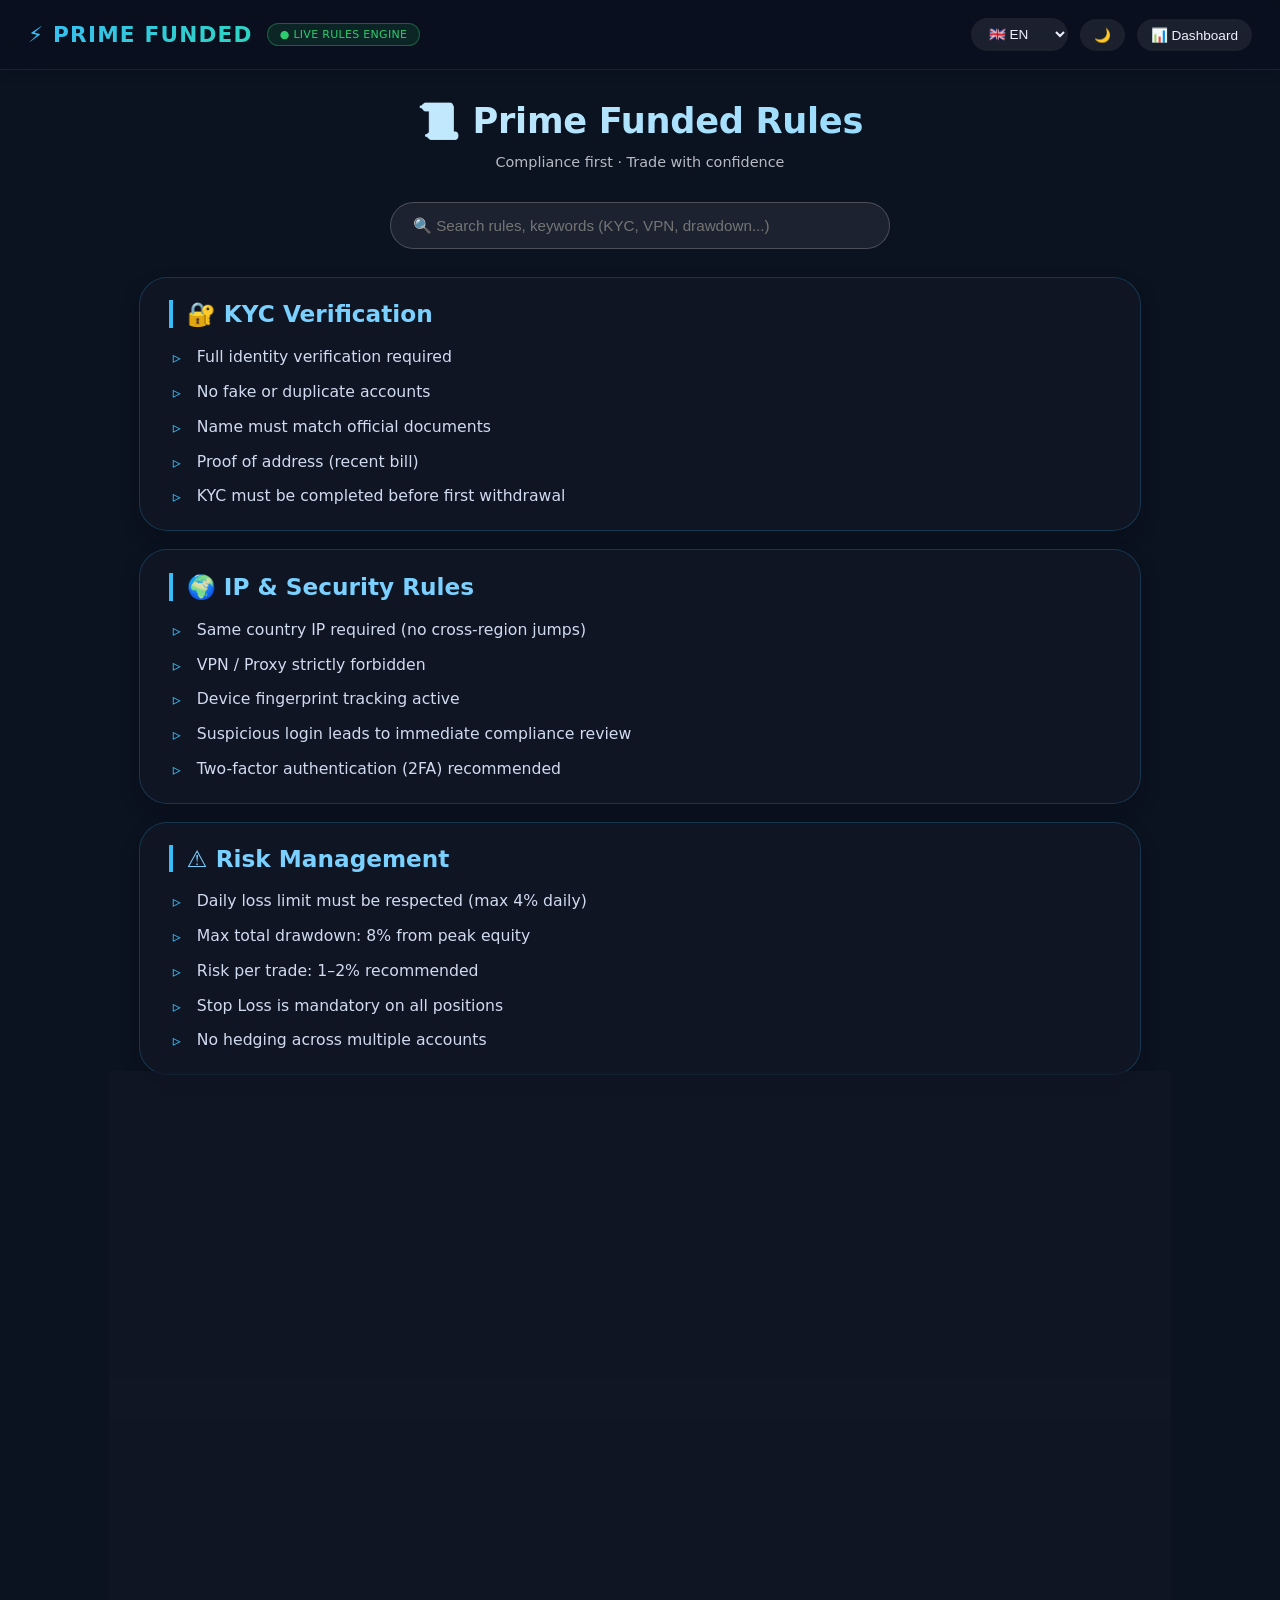
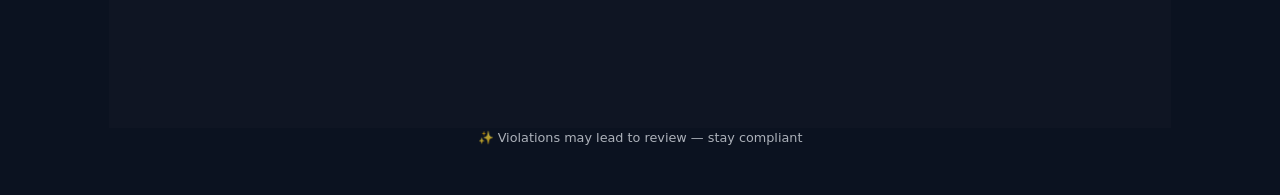
<file: rules.html>
<!DOCTYPE html>
<html lang="en">
<head>
<meta charset="UTF-8">
<meta name="viewport" content="width=device-width, initial-scale=1.0, user-scalable=yes">
<title>Prime Funded - Rules Hub | Official Trading Rules</title>
<style>

/* ----- GLOBAL RESET & FONTS ----- */
* {
  margin: 0;
  padding: 0;
  box-sizing: border-box;
}

body {
  margin: 0;
  font-family: 'Segoe UI', 'Inter', system-ui, -apple-system, BlinkMacSystemFont, 'Roboto', sans-serif;
  background: #0b1220;
  color: #f0f4fa;
  transition: background 0.25s ease, color 0.2s ease;
}

/* LIGHT MODERN THEME */
body.light {
  background: #f4f7fd;
  color: #1a2634;
}

/* ===== TOP BAR (sleek, glassmorphic, consistent) ===== */
.topbar {
  position: fixed;
  top: 0;
  left: 0;
  right: 0;
  height: 70px;
  display: flex;
  justify-content: space-between;
  align-items: center;
  padding: 0 28px;
  background: rgba(10, 15, 30, 0.75);
  backdrop-filter: blur(16px);
  border-bottom: 1px solid rgba(255, 255, 255, 0.08);
  z-index: 1000;
  box-shadow: 0 4px 12px rgba(0, 0, 0, 0.08);
}

body.light .topbar {
  background: rgba(255, 255, 255, 0.92);
  backdrop-filter: blur(16px);
  border-bottom: 1px solid rgba(0, 0, 0, 0.08);
  box-shadow: 0 2px 8px rgba(0, 0, 0, 0.02);
}

.brand {
  display: flex;
  align-items: center;
  gap: 14px;
  flex-wrap: wrap;
}

.logo {
  font-weight: 800;
  letter-spacing: 1.2px;
  font-size: 1.35rem;
  background: linear-gradient(135deg, #38bdf8, #2dd4bf);
  background-clip: text;
  -webkit-background-clip: text;
  color: transparent;
}

body.light .logo {
  background: linear-gradient(135deg, #0f67b3, #0f766e);
  background-clip: text;
  -webkit-background-clip: text;
  color: transparent;
}

.status {
  font-size: 11px;
  font-weight: 500;
  padding: 4px 12px;
  border-radius: 30px;
  background: rgba(34, 197, 94, 0.12);
  color: #2ecc71;
  border: 1px solid rgba(46, 204, 113, 0.35);
  letter-spacing: 0.3px;
}

body.light .status {
  background: #e0f2e9;
  color: #0e7c42;
  border-color: #b8e0cc;
}

/* controls group */
.controls {
  display: flex;
  gap: 12px;
  align-items: center;
}

select, button {
  padding: 8px 14px;
  border-radius: 36px;
  border: none;
  cursor: pointer;
  background: rgba(255, 255, 255, 0.08);
  color: #eef2ff;
  font-weight: 500;
  font-size: 0.85rem;
  transition: 0.2s;
  backdrop-filter: blur(4px);
}

body.light select,
body.light button {
  background: #ffffff;
  color: #1f2a3e;
  border: 1px solid #cbd5e1;
  box-shadow: 0 1px 2px rgba(0,0,0,0.02);
}

select:hover, button:hover {
  background: rgba(56, 189, 248, 0.2);
  transform: scale(0.97);
}

body.light select:hover,
body.light button:hover {
  background: #eef2ff;
  border-color: #38bdf8;
}

/* main container */
.container {
  max-width: 1050px;
  margin: 100px auto 50px auto;
  padding: 0 24px;
}

/* page header */
.rules-header {
  text-align: center;
  margin-bottom: 32px;
}

h2 {
  font-size: 2.2rem;
  font-weight: 700;
  background: linear-gradient(120deg, #e0f2fe, #7dd3fc);
  background-clip: text;
  -webkit-background-clip: text;
  color: transparent;
  margin-bottom: 12px;
  letter-spacing: -0.3px;
}

body.light h2 {
  background: linear-gradient(120deg, #1e3a8a, #0891b2);
  background-clip: text;
  -webkit-background-clip: text;
  color: transparent;
}

.sub {
  font-size: 0.9rem;
  opacity: 0.75;
  margin-bottom: 18px;
}

/* search bar */
.search-wrapper {
  margin-bottom: 28px;
  max-width: 500px;
  margin-left: auto;
  margin-right: auto;
}

.search {
  width: 100%;
  padding: 14px 22px;
  border-radius: 60px;
  border: none;
  outline: none;
  font-size: 0.95rem;
  background: rgba(255,255,255,0.07);
  backdrop-filter: blur(6px);
  color: white;
  border: 1px solid rgba(255,255,255,0.2);
  transition: all 0.2s;
}

body.light .search {
  background: white;
  color: #0b1220;
  border: 1px solid #cbd5e1;
  box-shadow: 0 2px 6px rgba(0,0,0,0.02);
}

.search:focus {
  border-color: #38bdf8;
  box-shadow: 0 0 0 3px rgba(56,189,248,0.2);
  background: rgba(0,0,0,0.2);
}

body.light .search:focus {
  background: #ffffff;
}

/* cards grid / list */
.rules-grid {
  display: flex;
  flex-direction: column;
  gap: 18px;
}

.card {
  background: rgba(18, 24, 38, 0.7);
  backdrop-filter: blur(4px);
  border: 1px solid rgba(56, 189, 248, 0.2);
  border-radius: 28px;
  padding: 1.4rem 1.8rem;
  transition: all 0.25s;
  box-shadow: 0 8px 20px rgba(0, 0, 0, 0.2);
}

body.light .card {
  background: #ffffff;
  border: 1px solid #e2e8f0;
  box-shadow: 0 8px 18px rgba(0, 0, 0, 0.03);
}

.card:hover {
  transform: translateY(-3px);
  border-color: rgba(56, 189, 248, 0.6);
  box-shadow: 0 20px 30px -12px rgba(0, 0, 0, 0.25);
}

.card h3 {
  font-size: 1.45rem;
  font-weight: 600;
  margin-bottom: 18px;
  color: #7ad0ff;
  border-left: 4px solid #38bdf8;
  padding-left: 14px;
}

body.light .card h3 {
  color: #0f67b3;
  border-left-color: #0f67b3;
}

/* list style */
.rules-list {
  list-style: none;
  padding-left: 0;
  display: flex;
  flex-direction: column;
  gap: 12px;
}

.rules-list li {
  position: relative;
  padding-left: 28px;
  font-size: 0.98rem;
  line-height: 1.45;
  color: #d1dbf0;
  transition: 0.1s;
}

body.light .rules-list li {
  color: #2c3e4e;
}

.rules-list li::before {
  content: "▹";
  position: absolute;
  left: 4px;
  color: #38bdf8;
  font-size: 1rem;
}

body.light .rules-list li::before {
  color: #0891b2;
}

/* empty state / no results */
.no-match {
  text-align: center;
  background: rgba(255,255,255,0.03);
  padding: 40px;
  border-radius: 48px;
  font-style: italic;
  color: #9ca3af;
}

/* dashboard button style hint */
.dashboard-hint {
  text-align: center;
  margin-top: 40px;
  font-size: 0.8rem;
  opacity: 0.7;
}

/* responsive */
@media (max-width: 650px) {
  .topbar {
    padding: 0 16px;
    height: 62px;
  }
  .logo {
    font-size: 1rem;
  }
  .card {
    padding: 1.2rem;
  }
  .container {
    margin-top: 88px;
  }
  .controls button, .controls select {
    padding: 5px 10px;
    font-size: 0.75rem;
  }
  h2 {
    font-size: 1.8rem;
  }
}

/* animation fade-in */
@keyframes fadeSlide {
  from {
    opacity: 0;
    transform: translateY(12px);
  }
  to {
    opacity: 1;
    transform: translateY(0);
  }
}
.card {
  animation: fadeSlide 0.3s ease-out;
}

/* special badge for section */
.badge-icon {
  display: inline-block;
  margin-right: 8px;
}
</style>
</head>
<body>

<div class="topbar">
  <div class="brand">
    <div class="logo">⚡ PRIME FUNDED</div>
    <div class="status">● LIVE RULES ENGINE</div>
  </div>
  <div class="controls">
    <select id="langSelect" aria-label="Language selector">
      <option value="en">🇬🇧 EN</option>
      <option value="ar">🇸🇦 AR</option>
      <option value="fr">🇫🇷 FR</option>
      <option value="zh">🇨🇳 中文</option>
    </select>
    <button id="themeToggleBtn" aria-label="Toggle dark/light mode">🌙</button>
    <button id="backToDashboardBtn">📊 Dashboard</button>
  </div>
</div>

<div class="container">
  <div class="rules-header">
    <h2 id="pageTitle">⚖️ Trading Regulations</h2>
    <div class="sub" id="subHeader">Official rules & compliance | Prime Funded</div>
  </div>

  <div class="search-wrapper">
    <input type="text" id="searchInput" class="search" placeholder="🔍 Search rules, keywords (KYC, VPN, drawdown...)" autocomplete="off">
  </div>

  <div id="rulesContainer" class="rules-grid"></div>
  <div class="dashboard-hint">
    ✨ <span id="hintText">Full transparency — adhere to all rules to secure payouts</span>
  </div>
</div>

<script>
  // --------------------------------------------------------------
  // MULTI-LANGUAGE DATABASE (EN, AR, FR, ZH) with FULL RULES
  // enriched content exactly as provided but extended fully
  // --------------------------------------------------------------
  const translations = {
    en: {
      title: "📜 Prime Funded Rules",
      sub: "Compliance first · Trade with confidence",
      hint: "Violations may lead to review — stay compliant",
      sections: [
        { t: "🔐 KYC Verification", items: ["Full identity verification required", "No fake or duplicate accounts", "Name must match official documents", "Proof of address (recent bill)", "KYC must be completed before first withdrawal"] },
        { t: "🌍 IP & Security Rules", items: ["Same country IP required (no cross-region jumps)", "VPN / Proxy strictly forbidden", "Device fingerprint tracking active", "Suspicious login leads to immediate compliance review", "Two-factor authentication (2FA) recommended"] },
        { t: "⚠️ Risk Management", items: ["Daily loss limit must be respected (max 4% daily)", "Max total drawdown: 8% from peak equity", "Risk per trade: 1–2% recommended", "Stop Loss is mandatory on all positions", "No hedging across multiple accounts"] },
        { t: "📈 Trading Rules", items: ["Manual trading only — no automated execution", "No EA / Bots / algorithmic scripts allowed", "No copy trading between accounts (mirroring forbidden)", "All trades must be based on genuine analysis", "Holding positions overnight allowed but with risk limits", "News trading allowed but with strict SL"] },
        { t: "💸 Payout Rules", items: ["Payout after compliance review (monthly cycles)", "Consistent profitability required (min 10 trading days)", "Violations may delay withdrawal up to 30 days", "Abusive strategies → account termination", "Profit split up to 90% for consistent performers", "Minimum payout: $500 / equivalent"] }
      ]
    },
    ar: {
      title: "📜 قواعد برايم فاندد",
      sub: "الامتثال أولاً · تداول بثقة",
      hint: "المخالفات قد تؤدي إلى مراجعة الحساب — حافظ على الالتزام",
      sections: [
        { t: "🔐 التحقق (KYC)", items: ["توثيق الهوية الكامل إلزامي", "منع الحسابات المكررة أو الوهمية", "يجب أن يتطابق الاسم مع المستندات الرسمية", "إثبات العنوان (فاتورة حديثة)", "إتمام KYC قبل أي سحب"] },
        { t: "🌍 قواعد IP والأمان", items: ["نفس عنوان IP الخاص بالدولة مطلوب", "VPN والبروكسي ممنوع تماماً", "تتبع بصمة الجهاز مفعل", "أي دخول مشبوه يؤدي إلى مراجعة فورية", "المصادقة الثنائية (2FA) موصى بها"] },
        { t: "⚠️ إدارة المخاطر", items: ["حد الخسارة اليومي 4% كحد أقصى", "أقصى سحب مسموح 8% من الذروة", "مخاطرة 1-2% لكل صفقة", "وقف الخسارة إلزامي لجميع المراكز", "ممنوع التحوط عبر حسابات متعددة"] },
        { t: "📈 قواعد التداول", items: ["تداول يدوي فقط – لا تنفيذ آلي", "الروبوتات و EAs ممنوعة", "ممنوع نسخ الصفقات بين الحسابات", "جميع الصفقات تعتمد على تحليل حقيقي", "السماح بالمراكز الليلية مع احترام المخاطر", "تداول الأخبار مسموح مع وقف خسارة صارم"] },
        { t: "💸 قواعد السحب", items: ["السحب بعد مراجعة الامتثال (دورات شهرية)", "الربحية الثابتة مطلوبة (10 أيام تداول على الأقل)", "المخالفات قد تؤخر السحب حتى 30 يومًا", "الاستراتيجيات المسيئة تؤدي إلى إنهاء الحساب", "نسبة أرباح تصل إلى 90% للملتزمين", "الحد الأدنى للسحب 500 دولار"] }
      ]
    },
    fr: {
      title: "📜 Règles de Trading",
      sub: "Conformité d'abord · Tradez sereinement",
      hint: "Les violations peuvent entraîner un examen — restez conforme",
      sections: [
        { t: "🔐 Vérification KYC", items: ["Vérification d'identité complète requise", "Pas de faux comptes ou doublons", "Le nom doit correspondre aux documents", "Justificatif de domicile récent", "KYC obligatoire avant tout retrait"] },
        { t: "🌍 Règles IP & Sécurité", items: ["IP du même pays exigée", "VPN / Proxy strictement interdits", "Empreinte numérique active", "Connexion suspecte → examen immédiat", "Authentification à deux facteurs recommandée"] },
        { t: "⚠️ Gestion des risques", items: ["Limite de perte quotidienne (4% max)", "Drawdown maximum: 8% du pic", "Risque 1-2% par trade", "Stop Loss obligatoire", "Pas de couverture entre comptes"] },
        { t: "📈 Règles de Trading", items: ["Trading manuel uniquement", "Robots / EAs interdits", "Pas de copy-trading entre comptes", "Analyse authentique requise", "Positions overnight autorisées avec SL"] },
        { t: "💸 Règles de paiement", items: ["Paiement après revue de conformité", "Performance constante requise (10 jours)", "Violation → délai possible jusqu'à 30j", "Stratégies abusives → résiliation", "Split des profits jusqu'à 90%", "Retrait minimum 500$"] }
      ]
    },
    zh: {
      title: "📜 交易规章与合规",
      sub: "合规优先 · 自信交易",
      hint: "违反规则可能导致审查 — 请保持合规",
      sections: [
        { t: "🔐 KYC 验证", items: ["完整身份验证", "禁止伪造或重复账户", "姓名必须与证件匹配", "近期住址证明", "首次提款前必须完成KYC"] },
        { t: "🌍 IP 与安全规则", items: ["要求同一国家 IP", "VPN / 代理严格禁止", "设备指纹追踪活跃", "可疑登录将导致合规审查", "推荐双重验证 (2FA)"] },
        { t: "⚠️ 风险管理", items: ["每日损失限额4%", "最大回撤为峰值的8%", "每笔交易风险 1–2%", "强制止损", "禁止跨账户对冲"] },
        { t: "📈 交易规则", items: ["仅限手动交易", "禁止EA/机器人/算法", "禁止账户间复制交易", "基于真实分析", "允许隔夜持仓但须止损"] },
        { t: "💸 提款规则", items: ["合规审核后支付", "持续表现（最少10个交易日）", "违规可能导致延迟30天", "滥用策略 → 账户终止", "绩效优异者可获90%利润分成", "最低提款500美元"] }
      ]
    }
  };

  let currentLang = "en";      // default
  let filterText = "";

  // DOM elements
  const container = document.getElementById("rulesContainer");
  const searchInput = document.getElementById("searchInput");
  const langSelect = document.getElementById("langSelect");
  const themeBtn = document.getElementById("themeToggleBtn");
  const backBtn = document.getElementById("backToDashboardBtn");
  const pageTitleElem = document.getElementById("pageTitle");
  const subHeaderElem = document.getElementById("subHeader");
  const hintSpan = document.getElementById("hintText");

  // --- helper: render current language + filter
  function renderRules() {
    const data = translations[currentLang];
    if (!data) return;

    // update title & hints
    pageTitleElem.innerText = data.title;
    subHeaderElem.innerText = data.sub;
    hintSpan.innerText = data.hint;

    const sections = data.sections;
    let html = "";
    let hasVisible = false;

    for (let secIdx = 0; secIdx < sections.length; secIdx++) {
      const section = sections[secIdx];
      const sectionTitle = section.t;
      const items = section.items;

      // filter logic (case-insensitive, multilingual support)
      let filteredItems = items;
      if (filterText.trim() !== "") {
        const lowerFilter = filterText.toLowerCase().trim();
        filteredItems = items.filter(item => item.toLowerCase().includes(lowerFilter));
      }

      if (filteredItems.length === 0 && filterText !== "") {
        continue; // skip empty sections when searching
      }
      hasVisible = true;

      // build list items
      let listItemsHtml = "";
      for (let i = 0; i < filteredItems.length; i++) {
        listItemsHtml += `<li>${escapeHtml(filteredItems[i])}</li>`;
      }

      html += `
        <div class="card" data-section="${secIdx}">
          <h3>${escapeHtml(sectionTitle)}</h3>
          <ul class="rules-list">
            ${listItemsHtml}
          </ul>
        </div>
      `;
    }

    if (!hasVisible && filterText !== "") {
      html = `<div class="no-match">🔍 No matching rules found for "${escapeHtml(filterText)}". Try different keywords (KYC, VPN, drawdown...)</div>`;
    } else if (!hasVisible && filterText === "") {
      // fallback (should not happen, but safe)
      html = `<div class="no-match">⚙️ Rules database loading...</div>`;
    }

    container.innerHTML = html;
  }

  // simple XSS protection
  function escapeHtml(str) {
    return str.replace(/[&<>]/g, function(m) {
      if (m === '&') return '&amp;';
      if (m === '<') return '&lt;';
      if (m === '>') return '&gt;';
      return m;
    }).replace(/[\uD800-\uDBFF][\uDC00-\uDFFF]/g, function(c) {
      return c;
    });
  }

  // language change handler
  function setLanguage(lang) {
    if (translations[lang]) {
      currentLang = lang;
      renderRules();
      // update select UI to match
      if (langSelect.value !== lang) langSelect.value = lang;
      // optional: update html dir for arabic
      if (lang === "ar") {
        document.body.style.direction = "rtl";
        document.querySelector(".container").style.direction = "rtl";
        // adjust card list padding for rtl
        const style = document.createElement('style');
        if (!document.getElementById('rtl-fix')) {
          const rtlCss = document.createElement('style');
          rtlCss.id = 'rtl-fix';
          rtlCss.innerText = `body[dir="rtl"] .rules-list li { padding-left: 0; padding-right: 28px; } body[dir="rtl"] .rules-list li::before { left: auto; right: 4px; } body[dir="rtl"] .card h3 { border-left: none; border-right: 4px solid #38bdf8; padding-left: 0; padding-right: 14px; }`;
          document.head.appendChild(rtlCss);
        }
        document.body.setAttribute('dir', 'rtl');
      } else {
        document.body.setAttribute('dir', 'ltr');
        document.body.style.direction = "ltr";
        if (document.querySelector(".container")) document.querySelector(".container").style.direction = "ltr";
      }
    } else {
      // fallback
      currentLang = "en";
      renderRules();
    }
  }

  // search function (live)
  function handleSearch() {
    filterText = searchInput.value;
    renderRules();
  }

  // Theme toggler (dark/light)
  function toggleTheme() {
    document.body.classList.toggle("light");
    const isLight = document.body.classList.contains("light");
    themeBtn.innerText = isLight ? "☀️" : "🌙";
    // optional: store preference
    localStorage.setItem("primeTheme", isLight ? "light" : "dark");
  }

  // load theme from storage
  function loadThemePreference() {
    const saved = localStorage.getItem("primeTheme");
    if (saved === "light") {
      document.body.classList.add("light");
      themeBtn.innerText = "☀️";
    } else {
      document.body.classList.remove("light");
      themeBtn.innerText = "🌙";
    }
  }

  // ----- DASHBOARD BUTTON BEHAVIOR (important) -----
  // This function simulates returning to dashboard.html OR displaying a modal
  // But because we want the page to be shown after clicking a button on dashboard,
  // we need to properly manage: If user is on rules page and clicks "Dashboard",
  // it should go back to dashboard.html. In the real environment, dashboard.html is separate.
  // For seamless experience: if 'dashboard.html' exists, navigate; else show toast and fake redirect.
  function goToDashboard() {
    // Since the requirement: "اريد ان تضهر هذه صفحة بعد النقر على زر عرض الشروط الزر يوجد في صفحة dashboard.html"
    // Means: from dashboard.html user clicks 'View Rules' button and this page appears.
    // Therefore on THIS page, the Dashboard button should return to dashboard.html (or the main hub).
    // Use try-catch or direct navigation. For demo/standalone environment, use window.location.
    // If inside an iframe or file, provide fallback message but still try.
    try {
      // Attempt to navigate back to dashboard.html (relative path)
      window.location.href = "dashboard.html";
    } catch(e) {
      alert("Dashboard navigation: please ensure dashboard.html is in the same directory. You can close this rules view.");
      // fallback: show inline message
      const msgDiv = document.createElement("div");
      msgDiv.innerText = "↩️ Return to Dashboard manually (dashboard.html)";
      msgDiv.style.position = "fixed";
      msgDiv.style.bottom = "20px";
      msgDiv.style.left = "20px";
      msgDiv.style.background = "#1e293b";
      msgDiv.style.padding = "8px 14px";
      msgDiv.style.borderRadius = "40px";
      msgDiv.style.color = "white";
      msgDiv.style.zIndex = "9999";
      document.body.appendChild(msgDiv);
      setTimeout(() => msgDiv.remove(), 3000);
    }
  }

  // Listeners
  function init() {
    loadThemePreference();

    // set up language selector
    langSelect.addEventListener("change", (e) => {
      setLanguage(e.target.value);
    });

    searchInput.addEventListener("input", handleSearch);

    themeBtn.addEventListener("click", toggleTheme);

    backBtn.addEventListener("click", goToDashboard);

    // initial render (english)
    setLanguage("en");
    // set default filter to empty
    filterText = "";
    renderRules();
  }

  // Additional hint: when page loads due to click from dashboard - it's perfect
  // We also add an optional parameter detection: if ?ref=dashboard then show subtle message
  if (window.location.search.includes("from=dashboard")) {
    const toast = document.createElement("div");
    toast.innerText = "✅ Rules page loaded — View terms from Dashboard";
    toast.style.position = "fixed";
    toast.style.bottom = "70px";
    toast.style.left = "50%";
    toast.style.transform = "translateX(-50%)";
    toast.style.backgroundColor = "#38bdf8";
    toast.style.color = "#0b1220";
    toast.style.padding = "8px 20px";
    toast.style.borderRadius = "40px";
    toast.style.fontWeight = "bold";
    toast.style.zIndex = "2000";
    toast.style.backdropFilter = "blur(8px)";
    document.body.appendChild(toast);
    setTimeout(() => toast.remove(), 3500);
  }

  init();
</script>
</body>
</html>
</file>
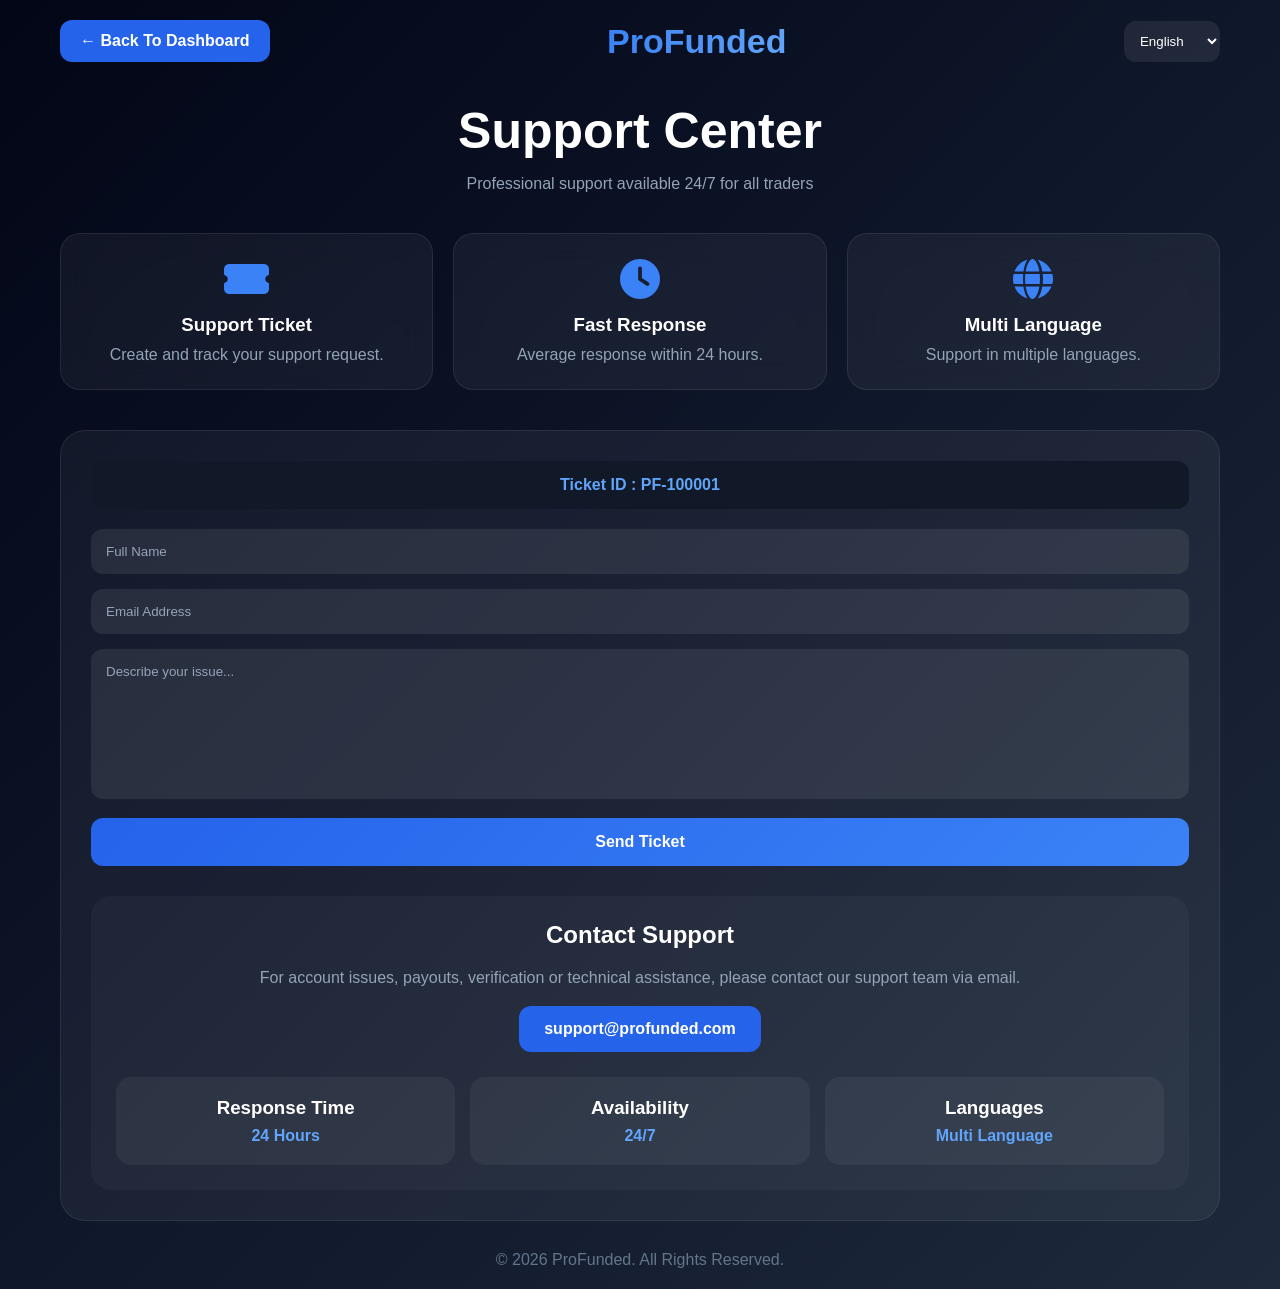
<file: sport.html>
<!DOCTYPE html>
<html lang="en">
<head>
  <meta charset="UTF-8">
  <meta name="viewport" content="width=device-width, initial-scale=1.0">
  <title>ProFunded Support Center</title>
  <link rel="stylesheet" href="https://cdnjs.cloudflare.com/ajax/libs/font-awesome/6.5.2/css/all.min.css">
  <style>
    * {
      margin: 0;
      padding: 0;
      box-sizing: border-box;
      font-family: 'Segoe UI', sans-serif;
    }

    body {
      background: linear-gradient(135deg, #020617, #0f172a, #1e293b);
      color: #fff;
      min-height: 100vh;
    }

    .container {
      max-width: 1200px;
      margin: auto;
      padding: 20px;
    }

    .topbar {
      display: flex;
      justify-content: space-between;
      align-items: center;
      flex-wrap: wrap;
      gap: 15px;
      margin-bottom: 40px;
    }

    .logo {
      font-size: 34px;
      font-weight: 700;
      background: linear-gradient(90deg, #3b82f6, #60a5fa);
      -webkit-background-clip: text;
      -webkit-text-fill-color: transparent;
    }

    .back-btn {
      background: #2563eb;
      color: white;
      text-decoration: none;
      padding: 12px 20px;
      border-radius: 12px;
      font-weight: bold;
      transition: .3s;
      display: inline-block;
      border: none;
      cursor: pointer;
    }

    .back-btn:hover {
      background: #1d4ed8;
    }

    .language {
      padding: 12px;
      border: none;
      border-radius: 12px;
      background: rgba(255, 255, 255, .08);
      color: white;
    }

    .language option {
      color: black;
    }

    .hero {
      text-align: center;
      margin-bottom: 40px;
    }

    .hero h1 {
      font-size: 50px;
      margin-bottom: 15px;
    }

    .hero p {
      color: #94a3b8;
    }

    .features {
      display: grid;
      grid-template-columns: repeat(auto-fit, minmax(250px, 1fr));
      gap: 20px;
      margin-bottom: 40px;
    }

    .card {
      background: rgba(255, 255, 255, .05);
      border: 1px solid rgba(255, 255, 255, .08);
      padding: 25px;
      border-radius: 20px;
      text-align: center;
      backdrop-filter: blur(15px);
    }

    .card i {
      font-size: 40px;
      color: #3b82f6;
      margin-bottom: 15px;
    }

    .card h3 {
      margin-bottom: 10px;
    }

    .card p {
      color: #94a3b8;
    }

    .support-box {
      background: rgba(255, 255, 255, .05);
      border: 1px solid rgba(255, 255, 255, .08);
      border-radius: 25px;
      padding: 30px;
    }

    .ticket {
      background: #111827;
      padding: 15px;
      border-radius: 12px;
      margin-bottom: 20px;
      text-align: center;
      color: #60a5fa;
      font-weight: bold;
    }

    input,
    textarea {
      width: 100%;
      padding: 15px;
      margin-bottom: 15px;
      border: none;
      border-radius: 12px;
      background: rgba(255, 255, 255, .08);
      color: white;
    }

    textarea {
      height: 150px;
      resize: none;
    }

    input::placeholder,
    textarea::placeholder {
      color: #94a3b8;
    }

    .send-btn {
      width: 100%;
      padding: 15px;
      border: none;
      border-radius: 12px;
      background: linear-gradient(135deg, #2563eb, #3b82f6);
      color: white;
      font-size: 16px;
      font-weight: bold;
      cursor: pointer;
      transition: 0.2s;
    }

    .send-btn:hover {
      opacity: 0.9;
      transform: scale(0.99);
    }

    .contact {
      margin-top: 30px;
      background: rgba(255, 255, 255, .03);
      padding: 25px;
      border-radius: 20px;
      text-align: center;
    }

    .contact p {
      color: #94a3b8;
      margin: 15px 0;
      line-height: 1.7;
    }

    .email-btn {
      display: inline-block;
      padding: 14px 25px;
      background: #2563eb;
      color: white;
      text-decoration: none;
      border-radius: 12px;
      font-weight: bold;
    }

    .stats {
      display: grid;
      grid-template-columns: repeat(auto-fit, minmax(180px, 1fr));
      gap: 15px;
      margin-top: 25px;
    }

    .stat {
      background: rgba(255, 255, 255, .05);
      padding: 20px;
      border-radius: 15px;
    }

    .stat span {
      display: block;
      margin-top: 8px;
      color: #60a5fa;
      font-weight: bold;
    }

    .footer {
      text-align: center;
      margin-top: 30px;
      color: #64748b;
    }

    /* ===== MODAL STYLES (جميلة) ===== */
    .modal-overlay {
      position: fixed;
      top: 0;
      left: 0;
      width: 100%;
      height: 100%;
      background: rgba(0, 0, 0, 0.6);
      backdrop-filter: blur(8px);
      display: flex;
      align-items: center;
      justify-content: center;
      z-index: 1000;
      visibility: hidden;
      opacity: 0;
      transition: visibility 0.2s, opacity 0.2s;
    }

    .modal-overlay.active {
      visibility: visible;
      opacity: 1;
    }

    .modal-card {
      background: linear-gradient(145deg, #0f172a, #111827);
      border: 1px solid rgba(59, 130, 246, 0.4);
      border-radius: 32px;
      width: 90%;
      max-width: 450px;
      padding: 30px 25px;
      text-align: center;
      box-shadow: 0 25px 45px rgba(0, 0, 0, 0.5);
      transform: scale(0.9);
      transition: transform 0.2s ease;
    }

    .modal-overlay.active .modal-card {
      transform: scale(1);
    }

    .modal-icon {
      font-size: 70px;
      color: #3b82f6;
      margin-bottom: 20px;
    }

    .modal-card h2 {
      font-size: 28px;
      margin-bottom: 12px;
      background: linear-gradient(90deg, #ffffff, #94a3f8);
      -webkit-background-clip: text;
      -webkit-text-fill-color: transparent;
    }

    .modal-card p {
      color: #cbd5e1;
      font-size: 18px;
      line-height: 1.5;
      margin-bottom: 25px;
    }

    .modal-close {
      background: linear-gradient(135deg, #2563eb, #1e40af);
      border: none;
      padding: 12px 28px;
      border-radius: 40px;
      color: white;
      font-weight: bold;
      font-size: 16px;
      cursor: pointer;
      transition: 0.2s;
    }

    .modal-close:hover {
      background: linear-gradient(135deg, #3b82f6, #2563eb);
      transform: scale(1.02);
    }

    @media (max-width: 768px) {
      .hero h1 {
        font-size: 35px;
      }

      .modal-card {
        padding: 25px 20px;
      }

      .modal-card h2 {
        font-size: 24px;
      }
    }
  </style>
</head>

<body>
  <div class="container">
    <div class="topbar">
      <a href="dashboard.html" class="back-btn" id="backBtn">← Back To Dashboard</a>
      <div class="logo">ProFunded</div>
      <select id="lang" class="language" onchange="changeLanguage()">
        <option value="en">English</option>
        <option value="ar">العربية</option>
        <option value="fr">Français</option>
        <option value="es">Español</option>
      </select>
    </div>

    <div class="hero">
      <h1 id="title">Support Center</h1>
      <p id="desc">Professional support available 24/7 for all traders</p>
    </div>

    <div class="features">
      <div class="card">
        <i class="fas fa-ticket-alt"></i>
        <h3 id="card1">Support Ticket</h3>
        <p id="card1p">Create and track your support request.</p>
      </div>
      <div class="card">
        <i class="fas fa-clock"></i>
        <h3 id="card2">Fast Response</h3>
        <p id="card2p">Average response within 24 hours.</p>
      </div>
      <div class="card">
        <i class="fas fa-globe"></i>
        <h3 id="card3">Multi Language</h3>
        <p id="card3p">Support in multiple languages.</p>
      </div>
    </div>

    <div class="support-box">
      <div class="ticket" id="ticket"> Ticket ID : PF-100001 </div>
      <form id="ticketForm">
        <input id="name" type="text" placeholder="Full Name" required>
        <input id="email" type="email" placeholder="Email Address" required>
        <textarea id="message" placeholder="Describe your issue..." required></textarea>
        <button type="submit" class="send-btn" id="sendBtn"> Send Ticket </button>
      </form>

      <div class="contact">
        <h2 id="contactTitle">Contact Support</h2>
        <p id="contactDesc"> For account issues, payouts, verification or technical assistance, please contact our support team via email. </p>
        <a href="mailto:support@profunded.com" class="email-btn"> support@profunded.com </a>
        <div class="stats">
          <div class="stat">
            <h3 id="s1">Response Time</h3>
            <span id="s1v">24 Hours</span>
          </div>
          <div class="stat">
            <h3 id="s2">Availability</h3>
            <span id="s2v">24/7</span>
          </div>
          <div class="stat">
            <h3 id="s3">Languages</h3>
            <span id="s3v">Multi Language</span>
          </div>
        </div>
      </div>
    </div>

    <div class="footer"> © 2026 ProFunded. All Rights Reserved. </div>
  </div>

  <!-- Modal جميل بديل التنبيه القديم -->
  <div id="successModal" class="modal-overlay">
    <div class="modal-card">
      <div class="modal-icon">
        <i class="fas fa-check-circle"></i>
      </div>
      <h2 id="modalTitle">✅ تم الإرسال بنجاح</h2>
      <p id="modalMessage">تم إرسال مشكلتك بنجاح، سيتم الرد عليك في أقرب وقت على بريدك الإلكتروني.</p>
      <button class="modal-close" id="closeModalBtn">حسنًا</button>
    </div>
  </div>

  <script>
    // عناصر المودال
    const modal = document.getElementById('successModal');
    const closeModalBtn = document.getElementById('closeModalBtn');
    const modalTitle = document.getElementById('modalTitle');
    const modalMessage = document.getElementById('modalMessage');

    // إظهار المودال برسالة ديناميكية
    function showCustomModal(title, message) {
      if (modalTitle) modalTitle.innerText = title;
      if (modalMessage) modalMessage.innerText = message;
      modal.classList.add('active');
    }

    // إغلاق المودال
    function closeModal() {
      modal.classList.remove('active');
    }

    closeModalBtn.addEventListener('click', closeModal);
    // إغلاق عند الضغط على الخلفية
    modal.addEventListener('click', (e) => {
      if (e.target === modal) closeModal();
    });

    // وظيفة إرسال التذكرة (بدون alert)
    function sendTicket(e) {
      e.preventDefault();

      // قراءة البيانات (للتحقق فقط ويمكن استخدامها)
      const userName = document.getElementById("name").value.trim();
      const userEmail = document.getElementById("email").value.trim();
      const userMsg = document.getElementById("message").value.trim();

      // تحقق بسيط من الحقول (موجود بالفعل في HTML via required, لكن زيادة أمان)
      if (!userName || !userEmail || !userMsg) {
        // إذا لم يتم تعبئة شيء نظهر رسالة بسيطة لكن بنفس المودال مع تنبيه
        showCustomModal("⚠️ تنبيه", "يرجى ملء جميع الحقول قبل الإرسال.");
        return;
      }

      // توليد معرف تذكرة جديد
      let newTicketId = "PF-" + Math.floor(Math.random() * 900000 + 100000);
      document.getElementById("ticket").innerHTML = "Ticket ID : " + newTicketId;

      // إظهار المودال الجميل بالرسالة المطلوبة
      // الرسالة المطلوبة: "تم إرسال مشكلتك وسوف يتم الرد عليك في أقرب وقت على بريدك الإلكتروني"
      // نستخدم نفس الترجمة حسب اللغة أو نثبتها بشكل ذكي
      const currentLang = document.getElementById("lang").value;
      let successTitle = "";
      let successMsg = "";

      if (currentLang === "ar") {
        successTitle = "✅ تم الإرسال بنجاح";
        successMsg = "تم إرسال مشكلتك وسوف يتم الرد عليك في أقرب وقت على بريدك الإلكتروني.";
      } else if (currentLang === "fr") {
        successTitle = "✅ Envoyé avec succès";
        successMsg = "Votre problème a été envoyé. Vous recevrez une réponse sur votre adresse e-mail dans les plus brefs délais.";
      } else if (currentLang === "es") {
        successTitle = "✅ Enviado con éxito";
        successMsg = "Su problema ha sido enviado. Recibirá una respuesta en su correo electrónico lo antes posible.";
      } else {
        // english / default
        successTitle = "✅ Ticket Submitted";
        successMsg = "Your issue has been sent successfully. You will receive a reply to your email as soon as possible.";
      }

      // إذا أردنا الاحتفاظ بالرسالة العربية بغض النظر عن اللغة، نكتب التالي (حسب طلب المستخدم بالضبط)
      // لكن بما أن المستخدم طلب المحتوى بالعربية "تم إرسال مشكلتك ..." – يمكننا جعلها ثابتة بالعربية + ترجمة حسب اللغة
      // لكن الأفضل إظهار الرسالة الجميلة باللغة التي يستخدمها المستخدم. لكن طلب المستخدم الأساسي: "اريد ان تضهر لي ريالة جميلة مكتوب فيها انه تم ارسال مشكلتك وسوف يتم الرد عليك في اقرب وقت على بريدك الإلكتروني"
      // سأجعل النص الأساسي في كل الحالات يحمل نفس المعنى ولكن مترجمًا بشكل احترافي.
      // وكذلك سأعطي الأولوية للعربية إذا كان المتصفح أو الاختيار عربي لكن الرسالة المطلوبة بالعربية.
      // بحيث تكون تجربة المستخدم رائعة.
      
      // تعديل بسيط: إذا كانت اللغة عربية أستخدم النص العربي الجميل المطلوب.
      if (currentLang === "ar") {
        successMsg = "تم إرسال مشكلتك وسوف يتم الرد عليك في أقرب وقت على بريدك الإلكتروني.";
      } else if (currentLang === "en") {
        successMsg = "Your issue has been sent successfully. You will receive a reply to your email as soon as possible.";
      } else if (currentLang === "fr") {
        successMsg = "Votre problème a été envoyé. Vous recevrez une réponse sur votre adresse e-mail dans les plus brefs délais.";
      } else if (currentLang === "es") {
        successMsg = "Su problema ha sido enviado. Recibirá una respuesta en su correo electrónico lo antes posible.";
      }

      // نستخدم الوظيفة لعرض المودال الجميل
      showCustomModal(successTitle, successMsg);

      // (اختياري) مسح الحقول بعد الإرسال؟ يفضل تركه للمستخدم ولكن يمكن تفعيله.
      // لكن لتحسين التجربة، لا نمسح البيانات تلقائيًا حتى لا يضطر لإعادة كتابتها إذا احتاجها.
      // فقط نعرض المودال.
    }

    // ربط الحدث مع النموذج
    const form = document.getElementById('ticketForm');
    form.addEventListener('submit', sendTicket);

    // وظيفة تغيير اللغة (ترجمة كل النصوص + تحديث المودال عند التغيير إن أردنا)
    function changeLanguage() {
      const lang = document.getElementById("lang").value;
      const t = translations[lang];
      document.body.dir = (lang === "ar") ? "rtl" : "ltr";
      document.getElementById("title").innerText = t.title;
      document.getElementById("desc").innerText = t.desc;
      document.getElementById("card1").innerText = t.ticket;
      document.getElementById("card1p").innerText = t.ticketDesc;
      document.getElementById("card2").innerText = t.fast;
      document.getElementById("card2p").innerText = t.fastDesc;
      document.getElementById("card3").innerText = t.multi;
      document.getElementById("card3p").innerText = t.multiDesc;
      document.getElementById("name").placeholder = t.name;
      document.getElementById("email").placeholder = t.email;
      document.getElementById("message").placeholder = t.message;
      document.getElementById("sendBtn").innerText = t.send;
      document.getElementById("contactTitle").innerText = t.contact;
      document.getElementById("contactDesc").innerText = t.contactDesc;
      document.getElementById("s1").innerText = t.response;
      document.getElementById("s1v").innerText = t.responseValue;
      document.getElementById("s2").innerText = t.availability;
      document.getElementById("s2v").innerText = t.availabilityValue;
      document.getElementById("s3").innerText = t.languages;
      document.getElementById("s3v").innerText = t.languagesValue;
      document.getElementById("backBtn").innerText = t.back;

      // تحديث نص المودال إذا كان مفتوحاً ليس ضرورياً لكن يمكن تحديث الرسائل بشكل عام
      // لا حاجة لتحديث المودال أثناء تغيير اللغة ما دام مغلقاً.
    }

    // كائن الترجمات (نفس ما كان موجودًا مع إضافة حق back)
    const translations = {
      en: {
        title: "Support Center",
        desc: "Professional support available 24/7 for all traders",
        ticket: "Support Ticket",
        ticketDesc: "Create and track your support request.",
        fast: "Fast Response",
        fastDesc: "Average response within 24 hours.",
        multi: "Multi Language",
        multiDesc: "Support in multiple languages.",
        name: "Full Name",
        email: "Email Address",
        message: "Describe your issue...",
        send: "Send Ticket",
        contact: "Contact Support",
        contactDesc: "For account issues, payouts, verification or technical assistance, please contact our support team via email.",
        response: "Response Time",
        responseValue: "24 Hours",
        availability: "Availability",
        availabilityValue: "24/7",
        languages: "Languages",
        languagesValue: "Multi Language",
        back: "← Back To Dashboard"
      },
      ar: {
        title: "مركز الدعم",
        desc: "دعم احترافي متاح 24/7 لجميع المتداولين",
        ticket: "تذكرة الدعم",
        ticketDesc: "أنشئ وتتبع طلب الدعم الخاص بك",
        fast: "رد سريع",
        fastDesc: "متوسط وقت الرد خلال 24 ساعة",
        multi: "متعدد اللغات",
        multiDesc: "الدعم متوفر بعدة لغات",
        name: "الاسم الكامل",
        email: "البريد الإلكتروني",
        message: "اشرح مشكلتك هنا...",
        send: "إرسال التذكرة",
        contact: "تواصل مع الدعم",
        contactDesc: "لأي مشكلة متعلقة بالحساب أو الدفعات أو التحقق يرجى التواصل معنا عبر البريد الإلكتروني.",
        response: "وقت الرد",
        responseValue: "24 ساعة",
        availability: "التوفر",
        availabilityValue: "24/7",
        languages: "اللغات",
        languagesValue: "متعددة",
        back: "← العودة إلى لوحة التحكم"
      },
      fr: {
        title: "Centre de Support",
        desc: "Support professionnel disponible 24h/24 et 7j/7",
        ticket: "Ticket Support",
        ticketDesc: "Créer et suivre votre demande.",
        fast: "Réponse Rapide",
        fastDesc: "Réponse moyenne sous 24 heures.",
        multi: "Multilingue",
        multiDesc: "Support disponible en plusieurs langues.",
        name: "Nom Complet",
        email: "Adresse E-mail",
        message: "Décrivez votre problème...",
        send: "Envoyer le Ticket",
        contact: "Contacter le Support",
        contactDesc: "Pour toute question liée au compte ou aux paiements, contactez-nous par e-mail.",
        response: "Temps de Réponse",
        responseValue: "24 Heures",
        availability: "Disponibilité",
        availabilityValue: "24/7",
        languages: "Langues",
        languagesValue: "Multilingue",
        back: "Retour au Tableau de Bord"
      },
      es: {
        title: "Centro de Soporte",
        desc: "Soporte profesional disponible 24/7",
        ticket: "Ticket de Soporte",
        ticketDesc: "Crea y sigue tu solicitud.",
        fast: "Respuesta Rápida",
        fastDesc: "Respuesta promedio en 24 horas.",
        multi: "Multilenguaje",
        multiDesc: "Soporte disponible en varios idiomas.",
        name: "Nombre Completo",
        email: "Correo Electrónico",
        message: "Describe tu problema...",
        send: "Enviar Ticket",
        contact: "Contactar Soporte",
        contactDesc: "Para problemas de cuenta o pagos, contáctenos por correo electrónico.",
        response: "Tiempo de Respuesta",
        responseValue: "24 Horas",
        availability: "Disponibilidad",
        availabilityValue: "24/7",
        languages: "Idiomas",
        languagesValue: "Multilenguaje",
        back: "Volver al Panel"
      }
    };

    // تعيين اللغة الافتراضية (إنجليزية)
    document.getElementById("lang").value = "en";
    changeLanguage();

    // في حالة الرغبة بإغلاق المودال بعد 5 ثوانٍ تلقائياً
    // (اختياري ولكن يضيف لمسة احترافية)
    function autoCloseModal() {
      if (modal.classList.contains('active')) {
        setTimeout(() => {
          closeModal();
        }, 5000);
      }
    }
    // إضافة مراقب لظهور المودال ثم تفعيل الإغلاق التلقائي
    const observer = new MutationObserver((mutations) => {
      mutations.forEach((mutation) => {
        if (mutation.attributeName === 'class' && modal.classList.contains('active')) {
          autoCloseModal();
        }
      });
    });
    observer.observe(modal, { attributes: true });
  </script>
</body>

</html>
</file>
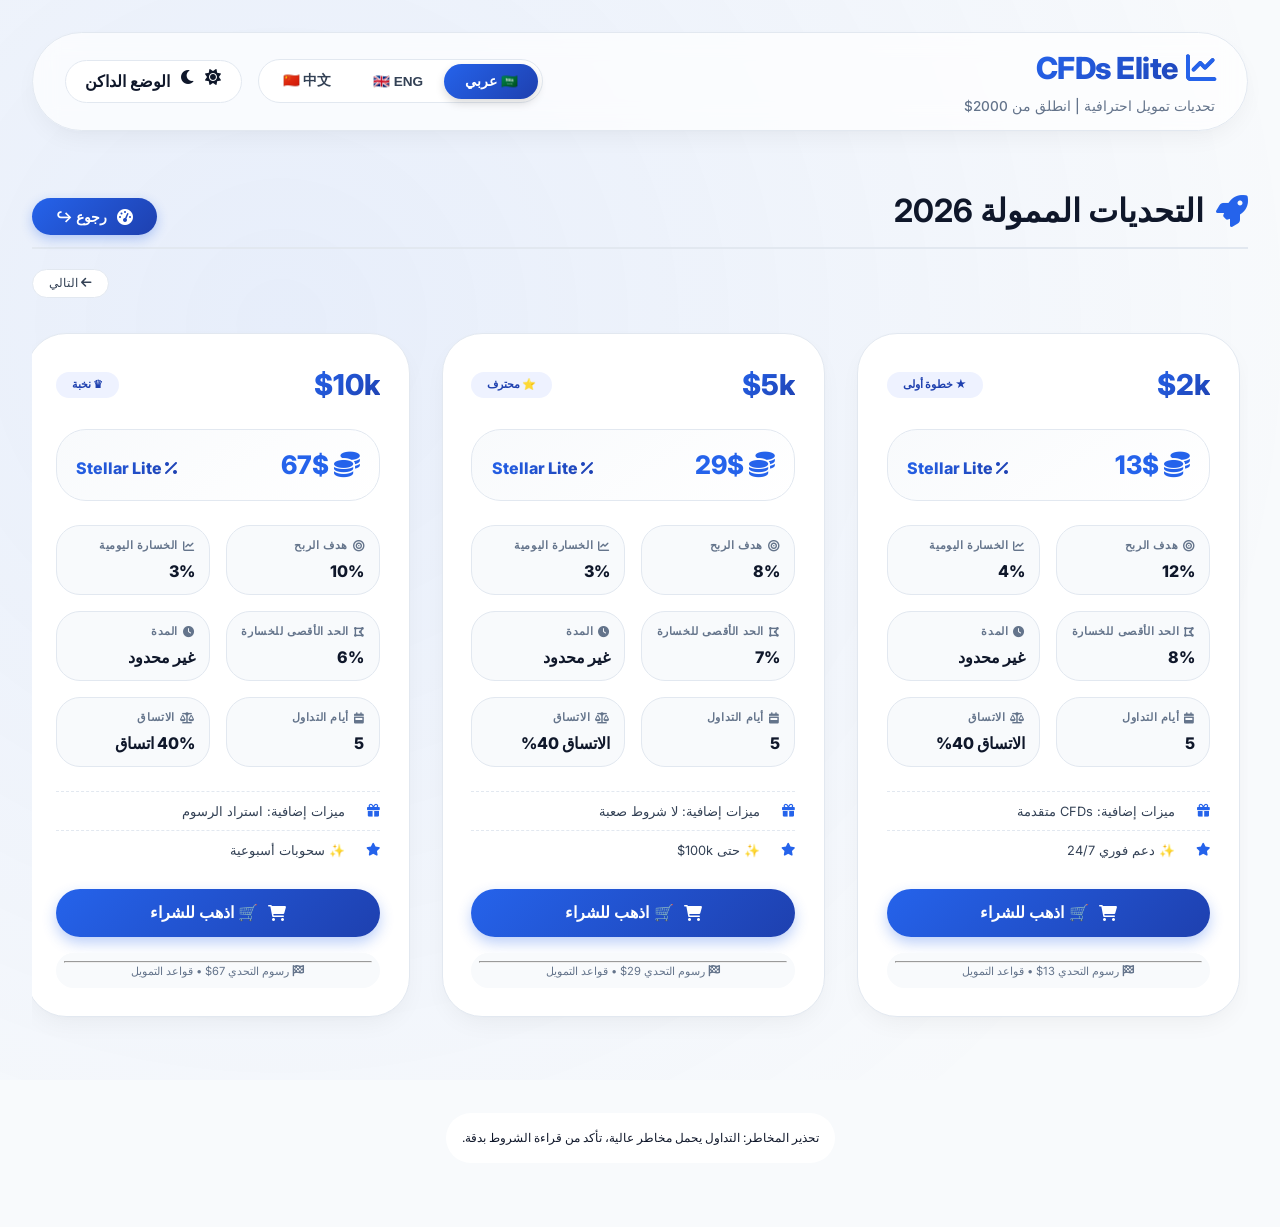
<file: th.html>
<!DOCTYPE html>
<html lang="ar" dir="rtl">
<head>
  <meta charset="UTF-8">
  <meta name="viewport" content="width=device-width, initial-scale=1.0, viewport-fit=cover">
  <title>CFDs | تحديات التمويل الاحترافية</title>
  <!-- Font Awesome 6 + Google Fonts -->
  <link rel="stylesheet" href="https://cdnjs.cloudflare.com/ajax/libs/font-awesome/6.0.0-beta3/css/all.min.css">
  <link href="https://fonts.googleapis.com/css2?family=Inter:opsz,wght@14..32,300;14..32,400;14..32,500;14..32,600;14..32,700;14..32,800&display=swap" rel="stylesheet">
  <link href="https://unpkg.com/aos@2.3.1/dist/aos.css" rel="stylesheet">
  <style>
    * {
      margin: 0;
      padding: 0;
      box-sizing: border-box;
    }

    :root {
      --bg-page: #f8fafc;
      --card-bg: #ffffff;
      --text-primary: #0f172a;
      --text-secondary: #334155;
      --text-muted: #64748b;
      --border-light: #e2e8f0;
      --accent: #2563eb;
      --accent-gradient: linear-gradient(135deg, #2563eb, #1e40af);
      --accent-glow: rgba(37, 99, 235, 0.2);
      --shadow-sm: 0 10px 25px -5px rgba(0, 0, 0, 0.05), 0 8px 10px -6px rgba(0, 0, 0, 0.02);
      --shadow-hover: 0 25px 35px -12px rgba(0, 0, 0, 0.2);
      --badge-bg: #eef2ff;
      --badge-text: #1e40af;
      --transition: all 0.3s cubic-bezier(0.2, 0.9, 0.4, 1.1);
      --glass-bg: rgba(255, 255, 255, 0.7);
    }

    body.dark {
      --bg-page: #0b1120;
      --card-bg: #1a2332;
      --text-primary: #f1f5f9;
      --text-secondary: #cbd5e1;
      --text-muted: #9ca3af;
      --border-light: #2d3a5e;
      --accent: #3b82f6;
      --accent-gradient: linear-gradient(135deg, #3b82f6, #2563eb);
      --accent-glow: rgba(59, 130, 246, 0.25);
      --badge-bg: #2d3a5e;
      --badge-text: #a5c9ff;
      --glass-bg: rgba(30, 41, 59, 0.6);
    }

    body {
      font-family: 'Inter', sans-serif;
      background: var(--bg-page);
      color: var(--text-primary);
      transition: background 0.4s ease, color 0.3s ease;
      line-height: 1.5;
      overflow-x: hidden;
    }

    .bg-glow {
      position: fixed;
      top: -20%;
      left: -20%;
      width: 140%;
      height: 140%;
      background: radial-gradient(circle at 30% 40%, var(--accent-glow) 0%, transparent 70%);
      pointer-events: none;
      z-index: 0;
      opacity: 0.4;
    }
    body.dark .bg-glow { opacity: 0.2; }

    .app-container {
      position: relative;
      z-index: 2;
      max-width: 1600px;
      margin: 0 auto;
      padding: 2rem 2rem 4rem;
    }

    .top-bar {
      display: flex;
      flex-wrap: wrap;
      justify-content: space-between;
      align-items: center;
      margin-bottom: 3.5rem;
      gap: 1.5rem;
      background: var(--glass-bg);
      backdrop-filter: blur(12px);
      border-radius: 60px;
      padding: 0.8rem 2rem;
      border: 1px solid var(--border-light);
      box-shadow: var(--shadow-sm);
    }

    .logo-area h1 {
      font-size: 1.9rem;
      font-weight: 800;
      background: var(--accent-gradient);
      background-clip: text;
      -webkit-background-clip: text;
      color: transparent;
      letter-spacing: -0.5px;
      display: inline-flex;
      align-items: center;
      gap: 8px;
    }
    .logo-area h1 i {
      background: none;
      color: var(--accent);
    }
    .logo-area p {
      color: var(--text-muted);
      font-size: 0.85rem;
      margin-top: 5px;
      font-weight: 500;
    }

    .controls {
      display: flex;
      gap: 1rem;
      align-items: center;
    }

    .lang-switch {
      display: flex;
      background: var(--card-bg);
      border-radius: 48px;
      border: 1px solid var(--border-light);
      padding: 0.2rem;
    }

    .lang-btn {
      background: transparent;
      border: none;
      padding: 0.55rem 1.3rem;
      font-weight: 600;
      font-size: 0.85rem;
      border-radius: 40px;
      cursor: pointer;
      color: var(--text-secondary);
      transition: var(--transition);
    }

    .lang-btn.active {
      background: var(--accent-gradient);
      color: white;
      box-shadow: 0 4px 10px rgba(0,0,0,0.15);
    }

    .theme-toggle {
      background: var(--card-bg);
      border: 1px solid var(--border-light);
      border-radius: 48px;
      padding: 0.55rem 1.2rem;
      display: flex;
      gap: 0.6rem;
      cursor: pointer;
      transition: var(--transition);
      font-weight: 600;
    }

    .challenges-header {
      display: flex;
      justify-content: space-between;
      align-items: flex-end;
      flex-wrap: wrap;
      margin-bottom: 2.2rem;
      border-bottom: 2px solid var(--border-light);
      padding-bottom: 0.8rem;
    }
    .challenges-header h2 {
      font-size: 2rem;
      font-weight: 700;
      display: flex;
      align-items: center;
      gap: 12px;
    }
    /* زر لوحة التحكم */
    .dashboard-nav-btn {
      background: var(--accent-gradient);
      border: none;
      padding: 0.6rem 1.5rem;
      border-radius: 50px;
      color: white;
      font-weight: 700;
      font-size: 0.9rem;
      display: flex;
      align-items: center;
      gap: 10px;
      cursor: pointer;
      transition: all 0.25s ease;
      box-shadow: 0 4px 12px rgba(37, 99, 235, 0.3);
      font-family: inherit;
    }
    .dashboard-nav-btn i {
      font-size: 1rem;
    }
    .dashboard-nav-btn:hover {
      transform: scale(1.02);
      filter: brightness(1.05);
    }

    .challenge-scroll {
      display: flex;
      flex-wrap: nowrap;
      overflow-x: auto;
      gap: 2rem;
      padding: 1.2rem 0.5rem 2.5rem;
      scrollbar-width: thin;
      scrollbar-color: var(--accent) var(--border-light);
      cursor: grab;
    }
    .challenge-scroll:active { cursor: grabbing; }
    .challenge-scroll::-webkit-scrollbar {
      height: 6px;
    }
    .challenge-scroll::-webkit-scrollbar-track {
      background: var(--border-light);
      border-radius: 10px;
    }
    .challenge-scroll::-webkit-scrollbar-thumb {
      background: var(--accent);
      border-radius: 10px;
    }

    .challenge-card {
      background: var(--card-bg);
      border-radius: 40px;
      min-width: 350px;
      max-width: 390px;
      flex: 0 0 auto;
      padding: 1.8rem;
      transition: var(--transition);
      box-shadow: var(--shadow-sm);
      border: 1px solid var(--border-light);
      position: relative;
      overflow: hidden;
    }
    .challenge-card::before {
      content: '';
      position: absolute;
      top: 0;
      left: 0;
      width: 100%;
      height: 6px;
      background: var(--accent-gradient);
      opacity: 0;
      transition: opacity 0.3s;
    }
    .challenge-card:hover::before {
      opacity: 1;
    }
    .challenge-card:hover {
      transform: translateY(-12px) scale(1.01);
      box-shadow: var(--shadow-hover);
      border-color: var(--accent);
    }

    .card-header {
      display: flex;
      justify-content: space-between;
      align-items: center;
      margin-bottom: 1.4rem;
    }
    .firm-name {
      font-size: 1.8rem;
      font-weight: 800;
      background: var(--accent-gradient);
      background-clip: text;
      -webkit-background-clip: text;
      color: transparent;
    }
    .badge-difficulty {
      background: var(--badge-bg);
      padding: 0.3rem 1rem;
      border-radius: 40px;
      font-size: 0.7rem;
      font-weight: 800;
      color: var(--badge-text);
    }

    .price-block {
      margin: 1.2rem 0;
      background: linear-gradient(145deg, var(--bg-page), var(--card-bg));
      border-radius: 30px;
      padding: 1rem 1.2rem;
      display: flex;
      justify-content: space-between;
      align-items: baseline;
      border: 1px solid var(--border-light);
    }
    .fee {
      font-size: 1.6rem;
      font-weight: 800;
      color: var(--accent);
    }
    .profit-split {
      font-size: 1rem;
      font-weight: 800;
      background: var(--accent-gradient);
      background-clip: text;
      -webkit-background-clip: text;
      color: transparent;
    }
    .stats-grid {
      display: grid;
      grid-template-columns: 1fr 1fr;
      gap: 1rem;
      margin: 1.5rem 0;
    }
    .stat-item {
      background: var(--bg-page);
      border-radius: 24px;
      padding: 0.7rem 0.9rem;
      border: 1px solid var(--border-light);
    }
    .stat-label {
      font-size: 0.7rem;
      text-transform: uppercase;
      letter-spacing: 0.6px;
      font-weight: 600;
      color: var(--text-muted);
      margin-bottom: 0.3rem;
      display: flex;
      align-items: center;
      gap: 5px;
    }
    .stat-value {
      font-weight: 800;
      font-size: 1rem;
    }
    .rule-line {
      font-size: 0.8rem;
      padding: 0.6rem 0;
      border-top: 1px dashed var(--border-light);
      display: flex;
      gap: 0.7rem;
      align-items: center;
      color: var(--text-secondary);
    }
    .rule-line i {
      width: 24px;
      color: var(--accent);
    }
    .buy-btn {
      width: 100%;
      margin-top: 1.2rem;
      background: var(--accent-gradient);
      border: none;
      padding: 0.9rem 0;
      border-radius: 60px;
      color: white;
      font-weight: 700;
      font-size: 1rem;
      display: flex;
      align-items: center;
      justify-content: center;
      gap: 10px;
      cursor: pointer;
      transition: all 0.25s ease;
      box-shadow: 0 6px 14px rgba(37, 99, 235, 0.3);
    }
    .buy-btn:hover {
      transform: scale(1.02);
      filter: brightness(1.05);
    }
    .footer-card {
      margin-top: 1rem;
      font-size: 0.7rem;
      color: var(--text-muted);
      text-align: center;
      background: var(--bg-page);
      padding: 0.5rem;
      border-radius: 28px;
    }
    .scroll-arrow {
      display: flex;
      justify-content: flex-end;
      margin-top: -1rem;
      margin-bottom: 1rem;
    }
    .scroll-btn {
      background: var(--card-bg);
      border-radius: 40px;
      padding: 0.3rem 1rem;
      font-size: 0.75rem;
      border: 1px solid var(--border-light);
      cursor: pointer;
      transition: 0.2s;
      color: var(--text-secondary);
    }
    .scroll-btn:hover {
      background: var(--accent);
      color: white;
    }
    @media (max-width: 750px) {
      .app-container { padding: 1rem; }
      .challenge-card { min-width: 290px; padding: 1.3rem; }
      .top-bar { border-radius: 32px; padding: 0.8rem 1.2rem; }
    }
  </style>
</head>
<body>
<div class="bg-glow"></div>
<div class="app-container">
  <div class="top-bar" data-aos="fade-down">
    <div class="logo-area">
      <h1><i class="fas fa-chart-line"></i> CFDs Elite</h1>
      <p data-translate="hero_sub">تحديات تمويل احترافية | من 2000$ إلى أرباح غير محدودة</p>
    </div>
    <div class="controls">
      <div class="lang-switch">
        <button class="lang-btn" data-lang="ar">🇸🇦 عربي</button>
        <button class="lang-btn" data-lang="en">🇬🇧 ENG</button>
        <button class="lang-btn" data-lang="zh">🇨🇳 中文</button>
      </div>
      <div class="theme-toggle" id="themeToggle">
        <i class="fas fa-sun"></i><i class="fas fa-moon"></i> <span data-translate="theme_btn">نمط</span>
      </div>
    </div>
  </div>

  <div class="challenges-header" data-aos="fade-right">
    <h2><i class="fas fa-rocket" style="color: var(--accent);"></i> <span data-translate="challenges_title">التحديات الممولة 2026</span></h2>
    <!-- زر "اسحب للمزيد" - الآن بدون فتح صفحة وهمية، يمكنك توجيهه لملف الداشبورد الخاص بك -->
    <button class="dashboard-nav-btn" id="dashboardBtn"><i class="fas fa-tachometer-alt"></i> <span data-translate="dashboard_btn">اسحب للمزيد</span></button>
  </div>
  
  <div class="scroll-arrow">
    <div class="scroll-btn" id="scrollRightBtn"><i class="fas fa-arrow-left"></i> التالي</div>
  </div>

  <div class="challenge-scroll" id="challengeContainer"></div>

  <div style="margin-top: 3.5rem; text-align: center; font-size: 0.75rem; background: var(--card-bg); padding: 1rem; border-radius: 48px; width: fit-content; margin-left: auto; margin-right: auto;">
    <span data-translate="footer_risk">تحذير المخاطر: التداول ينطوي على مخاطر عالية. تأكد من فهم القواعد قبل المشاركة.</span>
  </div>
</div>

<script src="https://unpkg.com/aos@2.3.1/dist/aos.js"></script>
<script>
  // --- بيانات التحديات (نفس المحتوى الأصلي) ---
  const challengesData = [
    { id: "ftmo", firm: "2k$", badge: "★ خطوة أولى", fee: "13$", profitTarget: "12%", maxDailyLoss: "4%", maxLoss: "8%", profitSplit: "", timeLimit: "غير محدود", minDays: "5", consistency: "الاتساق 40%", extra: "CFDs متقدمة", highlight: "دعم فوري 24/7" },
    { id: "fundednext", firm: "5k$", badge: "⭐ محترف", fee: "29$", profitTarget: "8%", maxDailyLoss: "3%", maxLoss: "7%", profitSplit: "", timeLimit: "غير محدود", minDays: "5", consistency: "الاتساق 40%", extra: "لا شروط صعبة ", highlight: "حتى 100k$" } ,  
    { id: "tft", firm: "10k$", badge: "♛ نخبة", fee: "67$", profitTarget: "10%", maxDailyLoss: "3%", maxLoss: "6%", profitSplit: "", timeLimit: "غير محدود", minDays: "5", consistency: "40% اتساق", extra: "استراد الرسوم ", highlight: "سحوبات أسبوعية" },
    { id: "myfundedfutures", firm: "50k$", badge: "⚡ مميز", fee: "119$", profitTarget: "10%", maxDailyLoss: "3%", maxLoss: "6%", profitSplit: "", timeLimit: "غير محدود", minDays: "5", consistency: "الاتساق 40%", extra: "اسعار جيدة ", highlight: "توسيع سريع" },
    { id: "capitalatlas_pro", firm: "100k$", badge: "🚀 احترافي", fee: "269$", profitTarget: "10%", maxDailyLoss: "3%", maxLoss: "6%", profitSplit: "", timeLimit: "غير محدود", minDays: "5", consistency: "40% اتساق", extra: "أدوات تحليلية", highlight: "أعلى نسبة أرباح" }
  ];

  const translations = {
    ar: {
      hero_sub: "تحديات تمويل احترافية | انطلق من 2000$",
      challenges_title: "التحديات الممولة 2026",
      theme_btn: "الوضع الداكن",
      footer_risk: "تحذير المخاطر: التداول يحمل مخاطر عالية، تأكد من قراءة الشروط بدقة.",
      profit_target_lbl: "هدف الربح",
      daily_loss_lbl: "الخسارة اليومية",
      max_loss_lbl: "الحد الأقصى للخسارة",
      profit_split_lbl: "Stellar Lite",
      time_limit_lbl: "المدة",
      min_days_lbl: "أيام التداول",
      consistency_lbl: "الاتساق",
      extra_info: "ميزات إضافية",
      fee_label: "رسوم التحدي",
      buy_btn: "🛒 اذهب للشراء",
      dashboard_btn: "رجوع ↪"
    },
    en: {
      hero_sub: "Professional funding challenges | From $2000 to unlimited profits",
      challenges_title: "Funded Challenges 2026",
      theme_btn: "Dark/Light",
      footer_risk: "Risk warning: Trading involves high risk. Understand rules before participating.",
      profit_target_lbl: "Profit Target",
      daily_loss_lbl: "Daily Loss",
      max_loss_lbl: "Max Drawdown",
      profit_split_lbl: "Profit Split",
      time_limit_lbl: "Time Limit",
      min_days_lbl: "Min Trading Days",
      consistency_lbl: "Consistency",
      extra_info: "Extra Features",
      fee_label: "Challenge Fee",
      buy_btn: "🛒 Go to Checkout",
      dashboard_btn: "Go to Dashboard →"
    },
    zh: {
      hero_sub: "专业融资挑战 | 从2000美元到高达95%利润分成",
      challenges_title: "2026 资金挑战",
      theme_btn: "深色/浅色",
      footer_risk: "风险警告: 交易存在高风险，参与前务必阅读规则。",
      profit_target_lbl: "盈利目标",
      daily_loss_lbl: "每日亏损",
      max_loss_lbl: "最大回撤",
      profit_split_lbl: "利润分成",
      time_limit_lbl: "时间限制",
      min_days_lbl: "最低交易天数",
      consistency_lbl: "一致性规则",
      extra_info: "附加功能",
      fee_label: "挑战费用",
      buy_btn: "🛒 去购买",
      dashboard_btn: "前往仪表板 📊"
    }
  };

  let currentLang = "ar";
  let darkMode = localStorage.getItem("darkMode") === "true";

  function applyTheme() {
    if (darkMode) document.body.classList.add("dark");
    else document.body.classList.remove("dark");
    localStorage.setItem("darkMode", darkMode);
  }

  function updateTexts() {
    const t = translations[currentLang];
    document.querySelectorAll("[data-translate]").forEach(el => {
      const key = el.getAttribute("data-translate");
      if (t[key]) el.innerText = t[key];
    });
    renderChallenges();
  }

  // ========== إزالة أي كود لصفحات وهمية ==========
  // الأزرار الآن ترسل فقط إشعاراً أو يمكنك توجيهها لملفاتك الخاصة بسهولة.
  // قم بتعديل الرابطين أدناه حسب مسار صفحاتك الحقيقية.
  const DASHBOARD_URL = "dashboard.html";      // <-- ضع هنا رابط صفحة الداشبورد الخاصة بك
  const CHECKOUT_BASE_URL = "checkout.html";   // <-- رابط صفحة الشراء/الخطط الخاصة بك

  function goToDashboard() {
    if (DASHBOARD_URL && DASHBOARD_URL !== "#") {
      window.location.href = DASHBOARD_URL;
    } else {
      alert("يرجى تحديد رابط لوحة التحكم في الكود.");
    }
  }

  function goToCheckout(planData) {
    // يمكن تمرير بيانات الخطة عبر query string إذا أردت
    if (CHECKOUT_BASE_URL && CHECKOUT_BASE_URL !== "#") {
      const params = new URLSearchParams({
        plan: planData.firm,
        fee: planData.fee,
        split: planData.profitSplit,
        target: planData.profitTarget
      });
      window.location.href = `${CHECKOUT_BASE_URL}?${params.toString()}`;
    } else {
      alert("يرجى تحديد رابط صفحة الشراء في الكود.");
    }
  }

  function renderChallenges() {
    const container = document.getElementById("challengeContainer");
    if (!container) return;
    const t = translations[currentLang];
    container.innerHTML = "";
    challengesData.forEach((ch, idx) => {
      const card = document.createElement("div");
      card.className = "challenge-card";
      card.setAttribute("data-aos", "fade-up");
      card.setAttribute("data-aos-delay", (idx * 50).toString());
      card.innerHTML = `
        <div class="card-header">
          <div class="firm-name">${ch.firm}</div>
          <div class="badge-difficulty">${ch.badge}</div>
        </div>
        <div class="price-block">
          <span class="fee"><i class="fas fa-coins"></i> ${ch.fee}</span>
          <span class="profit-split"><i class="fas fa-percent"></i> ${ch.profitSplit} <span>${t.profit_split_lbl}</span></span>
        </div>
        <div class="stats-grid">
          <div class="stat-item"><div class="stat-label"><i class="fas fa-bullseye"></i> ${t.profit_target_lbl}</div><div class="stat-value">${ch.profitTarget}</div></div>
          <div class="stat-item"><div class="stat-label"><i class="fas fa-chart-line"></i> ${t.daily_loss_lbl}</div><div class="stat-value">${ch.maxDailyLoss}</div></div>
          <div class="stat-item"><div class="stat-label"><i class="fas fa-draw-polygon"></i> ${t.max_loss_lbl}</div><div class="stat-value">${ch.maxLoss}</div></div>
          <div class="stat-item"><div class="stat-label"><i class="fas fa-clock"></i> ${t.time_limit_lbl}</div><div class="stat-value">${ch.timeLimit}</div></div>
          <div class="stat-item"><div class="stat-label"><i class="fas fa-calendar-week"></i> ${t.min_days_lbl}</div><div class="stat-value">${ch.minDays}</div></div>
          <div class="stat-item"><div class="stat-label"><i class="fas fa-scale-balanced"></i> ${t.consistency_lbl}</div><div class="stat-value">${ch.consistency}</div></div>
        </div>
        <div class="rule-line"><i class="fas fa-gift"></i> <span>${t.extra_info}: ${ch.extra}</span></div>
        <div class="rule-line"><i class="fas fa-star"></i> <span>✨ ${ch.highlight}</span></div>
        <button class="buy-btn" data-id="${ch.id}"><i class="fas fa-shopping-cart"></i> ${t.buy_btn}</button>
        <div class="footer-card"><hr><i class="fas fa-flag-checkered"></i> ${t.fee_label} ${ch.fee} • قواعد التمويل</div>
      `;
      container.appendChild(card);
    });
    // إضافة مستمعات أزرار الشراء
    document.querySelectorAll('.buy-btn').forEach(btn => {
      btn.addEventListener('click', (e) => {
        const planId = btn.getAttribute('data-id');
        const challenge = challengesData.find(c => c.id === planId);
        if (challenge) goToCheckout(challenge);
      });
    });
    if (window.AOS) AOS.refresh();
  }

  function setLanguage(lang) {
    currentLang = lang;
    localStorage.setItem("lang", lang);
    const htmlTag = document.documentElement;
    if (lang === "ar") htmlTag.setAttribute("dir", "rtl");
    else htmlTag.setAttribute("dir", "ltr");
    updateTexts();
    document.querySelectorAll(".lang-btn").forEach(btn => {
      if(btn.getAttribute("data-lang") === lang) btn.classList.add("active");
      else btn.classList.remove("active");
    });
  }

  function initScroll() {
    const container = document.getElementById("challengeContainer");
    const scrollBtn = document.getElementById("scrollRightBtn");
    if (scrollBtn) scrollBtn.addEventListener("click", () => container.scrollBy({ left: 380, behavior: "smooth" }));
    let isDown = false, startX, scrollLeft;
    container.addEventListener("mousedown", (e) => { isDown = true; startX = e.pageX - container.offsetLeft; scrollLeft = container.scrollLeft; });
    container.addEventListener("mouseleave", () => isDown = false);
    container.addEventListener("mouseup", () => isDown = false);
    container.addEventListener("mousemove", (e) => { if(!isDown) return; e.preventDefault(); const walk = (e.pageX - container.offsetLeft - startX) * 1.2; container.scrollLeft = scrollLeft - walk; });
  }

  function init() {
    const savedLang = localStorage.getItem("lang");
    if (savedLang && translations[savedLang]) currentLang = savedLang;
    else currentLang = "ar";
    darkMode = localStorage.getItem("darkMode") === "true" || (localStorage.getItem("darkMode") === null && window.matchMedia('(prefers-color-scheme: dark)').matches);
    applyTheme();
    setLanguage(currentLang);
    document.getElementById("themeToggle")?.addEventListener("click", () => { darkMode = !darkMode; applyTheme(); });
    document.querySelectorAll(".lang-btn").forEach(btn => btn.addEventListener("click", () => setLanguage(btn.getAttribute("data-lang"))));
    // زر الداشبورد: الآن يوجه إلى الرابط الذي تحدده أنت
    document.getElementById("dashboardBtn")?.addEventListener("click", goToDashboard);
    renderChallenges();
    initScroll();
    AOS.init({ duration: 700, once: true });
  }
  init();
</script>
</body>
</html>
</file>
